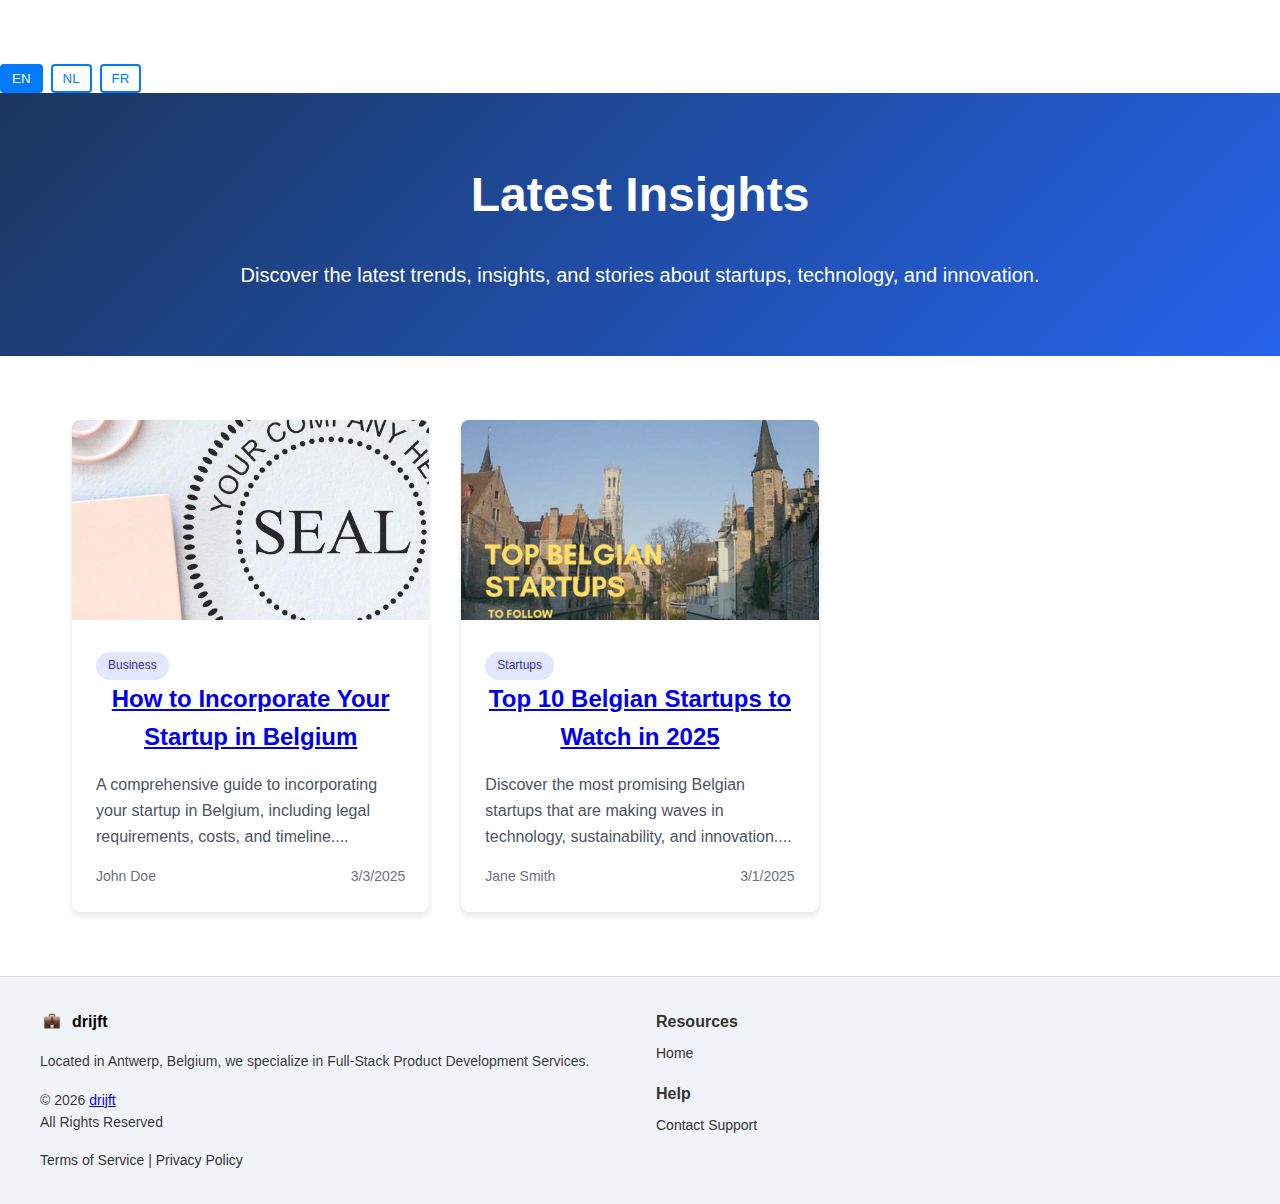
<file: blog/index.html>
<!DOCTYPE html>
<html lang="en">
<head>
    <meta charset="UTF-8">
    <meta name="viewport" content="width=device-width, initial-scale=1.0">
    <meta name="description" content="Latest insights and articles about startups, technology, and innovation from drijft">
    <meta property="og:title" content="drijft Blog - Startup Insights & Innovation">
    <meta property="og:description" content="Latest insights and articles about startups, technology, and innovation from drijft">
    <meta property="og:type" content="website">
    <meta property="og:url" content="https://drijft.be/blog">
    <meta name="twitter:card" content="summary_large_image">
    
    <title>drijft Blog - Startup Insights & Innovation</title>
    <link rel="stylesheet" href="../styles.css">
    <style>
        .blog-hero {
            background: linear-gradient(135deg, #1a365d, #2563eb);
            color: white;
            padding: 4rem 2rem;
            text-align: center;
        }

        .blog-hero h1 {
            font-size: 3rem;
            margin-bottom: 1.5rem;
            font-weight: 800;
        }

        .blog-hero p {
            font-size: 1.25rem;
            max-width: 800px;
            margin: 0 auto;
            line-height: 1.7;
        }

        .blog-grid {
            max-width: 1200px;
            margin: 4rem auto;
            padding: 0 2rem;
            display: grid;
            grid-template-columns: repeat(auto-fill, minmax(300px, 1fr));
            gap: 2rem;
        }

        .blog-card {
            background: white;
            border-radius: 8px;
            overflow: hidden;
            box-shadow: 0 4px 6px rgba(0, 0, 0, 0.1);
            transition: transform 0.2s;
        }

        .blog-card:hover {
            transform: translateY(-4px);
        }

        .blog-card img {
            width: 100%;
            height: 200px;
            object-fit: cover;
        }

        .blog-card-content {
            padding: 1.5rem;
        }

        .blog-card h2 {
            font-size: 1.5rem;
            margin-bottom: 1rem;
            color: #1a365d;
        }

        .blog-card p {
            color: #4b5563;
            margin-bottom: 1rem;
            line-height: 1.6;
        }

        .blog-meta {
            font-size: 0.875rem;
            color: #6b7280;
            display: flex;
            justify-content: space-between;
            align-items: center;
            margin-top: 1rem;
        }

        .blog-category {
            display: inline-block;
            padding: 0.25rem 0.75rem;
            border-radius: 1rem;
            font-size: 0.75rem;
            font-weight: 500;
            background-color: #e0e7ff;
            color: #3730a3;
        }

        @media (max-width: 768px) {
            .blog-hero h1 {
                font-size: 2rem;
            }

            .blog-hero p {
                font-size: 1rem;
            }

            .blog-grid {
                margin: 2rem auto;
                padding: 0 1rem;
                grid-template-columns: 1fr;
            }
        }
    </style>
</head>
<body>
    <!-- Language Switcher -->
    <div class="language-switcher">
        <button class="language-btn active" onclick="setLanguage('en')">EN</button>
        <button class="language-btn" onclick="setLanguage('nl')">NL</button>
        <button class="language-btn" onclick="setLanguage('fr')">FR</button>
    </div>

    <section class="blog-hero">
        <div class="container">
            <h1 data-i18n="blogTitle">Latest Insights</h1>
            <p data-i18n="blogSubtitle">Discover the latest trends, insights, and stories about startups, technology, and innovation.</p>
        </div>
    </section>

    <main class="blog-grid" id="blog-posts">
        <!-- Blog posts will be populated here -->
    </main>

    <!-- Footer Component -->
    <footer class="footer">
        <div class="footer-content">
            <div class="footer-section">
                <a href="../index.html" class="footer-logo">
                    <img src="../images/logo.webp" alt="drijft logo" width="24" height="24">
                    <strong data-i18n="footerTitle">drijft</strong>
                </a>
                <p class="footer-description" data-i18n="footerDescription">
                    Located in Antwerp, Belgium, we specialize in Full-Stack Product Development Services.
                </p>
                <p class="footer-copyright">
                    &copy; <span id="current-year"></span> <a href="../index.html" class="link" data-i18n="footerTitle">drijft</a><br>
                    All Rights Reserved
                </p>
                <p class="footer-links">
                    <a href="../tos.html" class="link" data-i18n="footerTerms">Terms of Service</a> |
                    <a href="../privacy.html" class="link" data-i18n="footerPrivacy">Privacy Policy</a>
                </p>
            </div>
            <div class="footer-section">
                <div class="footer-title" data-i18n="footerResources">Resources</div>
                <div class="footer-links">
                    <a href="../index.html" class="link" data-i18n="footerHome">Home</a>
                </div>
                <div class="footer-title" style="margin-top: 1rem;" data-i18n="footerHelp">Help</div>
                <div class="footer-help">
                    <a href="mailto:support@drijft.be" class="link" data-i18n="footerSupport">Contact Support</a>
                </div>
            </div>
        </div>
    </footer>

    <script src="../translations.js"></script>
    <script>
        // Function to load and parse blog posts CSV data
        async function loadBlogPosts() {
            try {
                const response = await fetch('../data/blog-posts.csv');
                const csvText = await response.text();
                
                // Split by newlines and parse CSV properly
                const rows = csvText.split('\n')
                    .map(row => {
                        const matches = [];
                        let field = '';
                        let inQuotes = false;
                        
                        for (let i = 0; i < row.length; i++) {
                            if (row[i] === '"') {
                                inQuotes = !inQuotes;
                            } else if (row[i] === ',' && !inQuotes) {
                                matches.push(field.trim());
                                field = '';
                            } else {
                                field += row[i];
                            }
                        }
                        matches.push(field.trim());
                        return matches;
                    })
                    .filter(row => row.length > 1);
                
                const headers = rows[0];
                const posts = rows.slice(1);

                // Populate blog grid
                const blogGrid = document.getElementById('blog-posts');
                blogGrid.innerHTML = posts.map(post => `
                    <article class="blog-card">
                        <img src="${post[4]}" alt="${post[0]}">
                        <div class="blog-card-content">
                            <span class="blog-category">${post[2]}</span>
                            <h2><a href="blog-post.html?id=${post[6]}">${post[0]}</a></h2>
                            <p>${post[1].substring(0, 150)}...</p>
                            <div class="blog-meta">
                                <span>${post[3]}</span>
                                <span>${new Date(post[5]).toLocaleDateString()}</span>
                            </div>
                        </div>
                    </article>
                `).join('');

                // Update translations
                updateContent();
            } catch (error) {
                console.error('Error loading blog posts:', error);
            }
        }

        // Set current year in footer
        document.getElementById('current-year').textContent = new Date().getFullYear();

        // Load blog posts when page loads
        document.addEventListener('DOMContentLoaded', loadBlogPosts);

        // Language handling
        let currentLanguage = 'en';

        function setLanguage(lang) {
            currentLanguage = lang;
            document.documentElement.setAttribute('lang', lang);
            
            const languageButtons = document.querySelectorAll('.language-btn');
            languageButtons.forEach(button => {
                if (button.textContent.toLowerCase() === lang.toLowerCase()) {
                    button.classList.add('active');
                } else {
                    button.classList.remove('active');
                }
            });
            
            updateContent();
        }

        function updateContent() {
            const elements = document.querySelectorAll('[data-i18n]');
            elements.forEach(element => {
                const key = element.getAttribute('data-i18n');
                if (translations[currentLanguage][key]) {
                    if (element.tagName === 'INPUT' && element.getAttribute('placeholder')) {
                        element.placeholder = translations[currentLanguage][key];
                    } else {
                        element.textContent = translations[currentLanguage][key];
                    }
                }
            });
        }

        // Initialize language based on browser preference
        document.addEventListener('DOMContentLoaded', () => {
            const browserLang = navigator.language.split('-')[0];
            const supportedLanguages = ['en', 'nl', 'fr'];
            const initialLang = supportedLanguages.includes(browserLang) ? browserLang : 'en';
            setLanguage(initialLang);
        });
    </script>
</body>
</html>
</file>
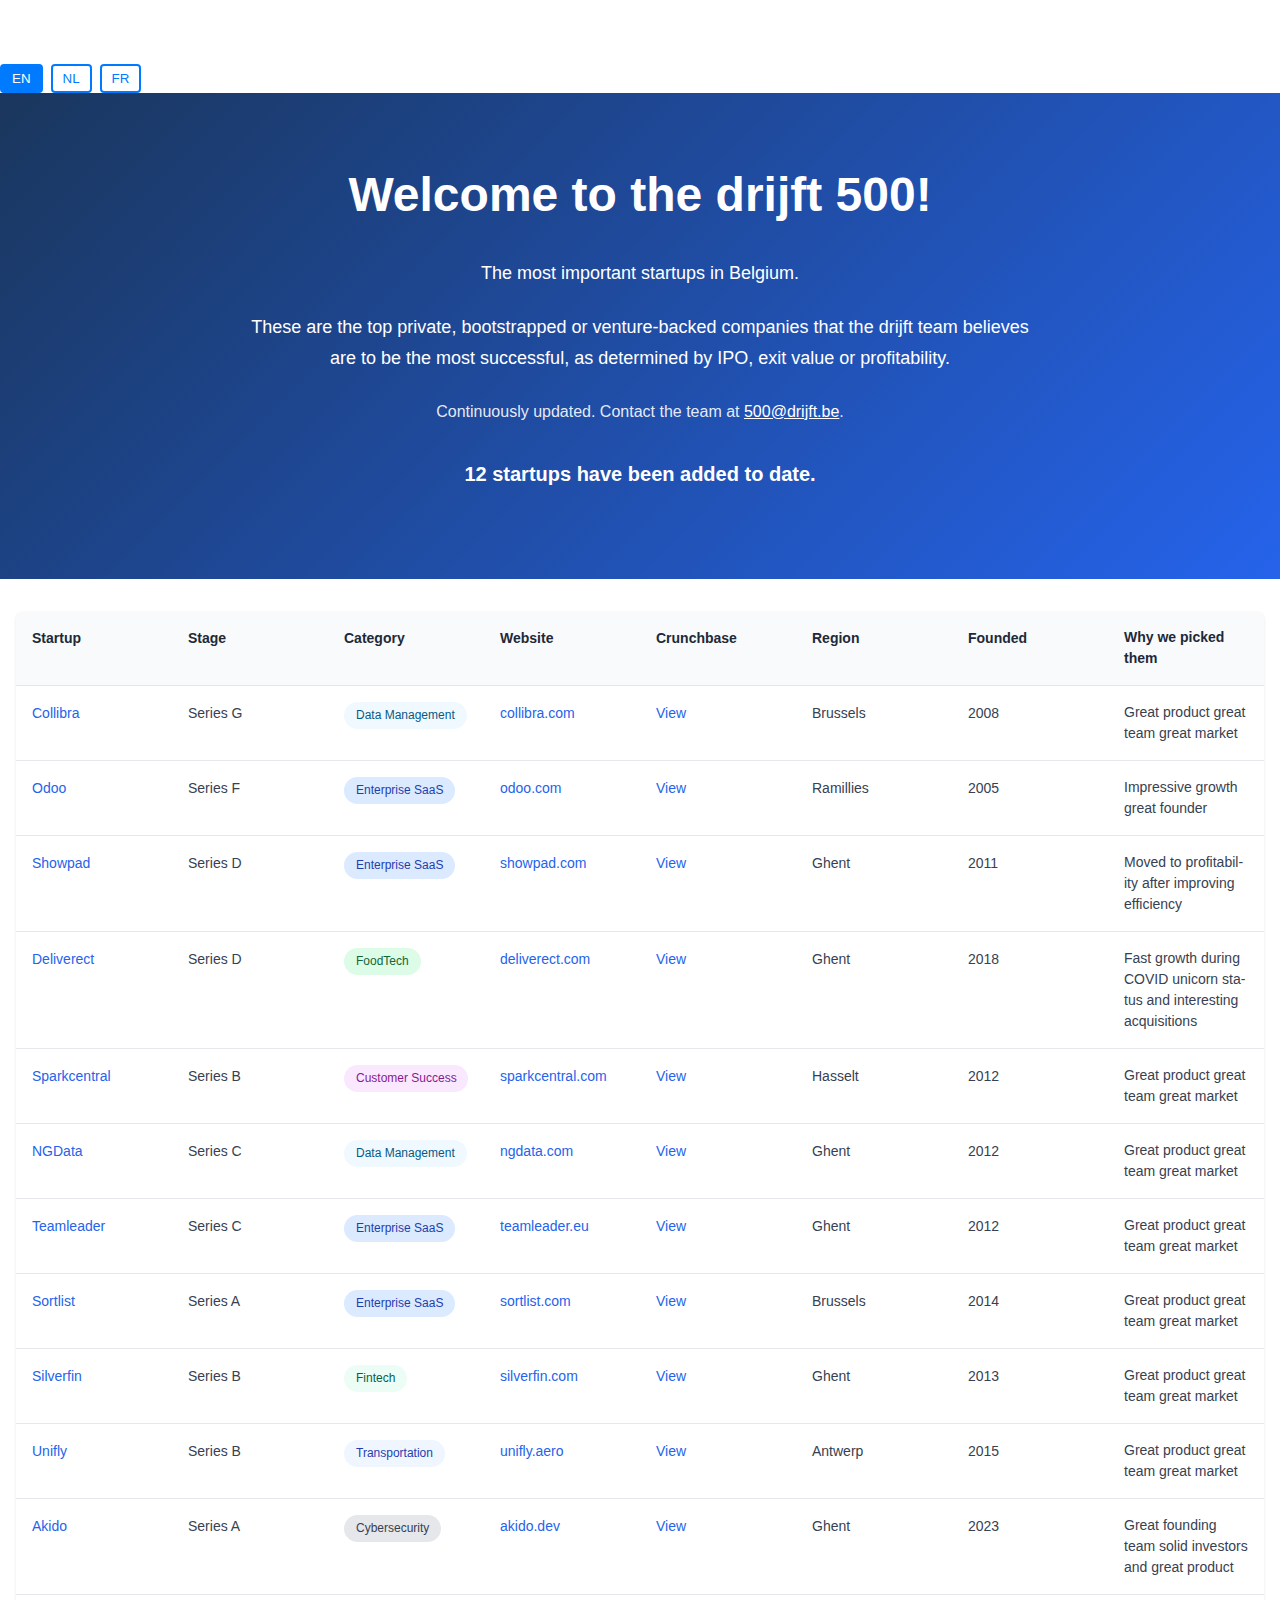
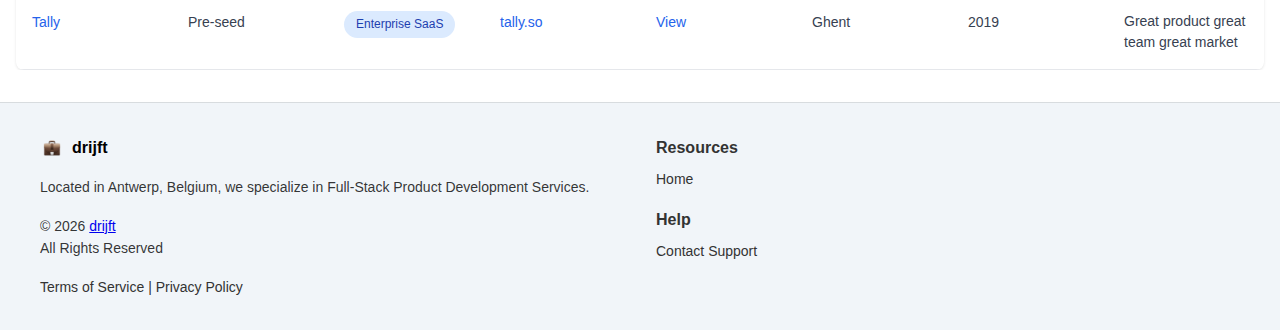
<file: drijft500.html>
<!DOCTYPE html>
<html lang="en">
<head>
    <meta charset="UTF-8">
    <meta name="viewport" content="width=device-width, initial-scale=1.0">
    <meta name="description" content="The drijft 500 - The most important startups in Belgium">
    
    <title>The drijft 500 - Most Important Belgian Startups</title>
    <link rel="stylesheet" href="styles.css">
    <style>
        /* Specific styles for drijft500 page */
        .drijft500-hero {
            background: linear-gradient(135deg, #1a365d, #2563eb);
            color: white;
            padding: 4rem 2rem;
            text-align: center;
        }

        .drijft500-hero h1 {
            font-size: 3rem;
            margin-bottom: 1.5rem;
            font-weight: 800;
        }

        .drijft500-hero p {
            font-size: 1.125rem;
            max-width: 800px;
            margin: 0 auto 1.5rem;
            line-height: 1.7;
        }

        .drijft500-hero .contact {
            color: rgba(255, 255, 255, 0.9);
            font-size: 1rem;
        }

        .drijft500-hero .count {
            margin-top: 2rem;
            font-size: 1.25rem;
            font-weight: 600;
        }

        .table-container {
            max-width: 1400px;
            margin: 2rem auto;
            padding: 0 1rem;
            overflow-x: auto;
            -webkit-overflow-scrolling: touch;
        }

        .drijft500-table {
            width: 100%;
            border-collapse: collapse;
            background: white;
            box-shadow: 0 1px 3px rgba(0, 0, 0, 0.1);
            border-radius: 8px;
            overflow: hidden;
            font-size: 0.875rem;
            table-layout: fixed;
        }

        .drijft500-table th,
        .drijft500-table td {
            padding: 1rem;
            text-align: left;
            border-bottom: 1px solid #e5e7eb;
            vertical-align: top;
            overflow-wrap: break-word;
            word-wrap: break-word;
            hyphens: auto;
        }

        .drijft500-table th {
            background: #f8fafc;
            font-weight: 600;
            color: #1f2937;
            white-space: nowrap;
            position: sticky;
            top: 0;
            z-index: 10;
        }

        .drijft500-table tr:hover {
            background: #f8fafc;
        }

        .drijft500-table td {
            color: #374151;
        }

        .rank {
            font-weight: 600;
            color: #2563eb;
            width: 60px;
        }

        .drijft500-table a {
            color: #2563eb;
            text-decoration: none;
            font-weight: 500;
        }

        .drijft500-table a:hover {
            text-decoration: underline;
        }

        /* Column widths */
        .drijft500-table th:nth-child(1), /* Startup */
        .drijft500-table td:nth-child(1) {
            min-width: 120px;
        }

        .drijft500-table th:nth-child(2), /* Stage */
        .drijft500-table td:nth-child(2) {
            min-width: 100px;
            white-space: nowrap;
        }

        .drijft500-table th:nth-child(3), /* Category */
        .drijft500-table td:nth-child(3) {
            min-width: 180px;
            max-width: none;
        }

        .drijft500-table th:nth-child(4), /* Website */
        .drijft500-table td:nth-child(4) {
            min-width: 140px;
        }

        .drijft500-table th:nth-child(5), /* Crunchbase */
        .drijft500-table td:nth-child(5) {
            min-width: 100px;
            white-space: nowrap;
        }

        .drijft500-table th:nth-child(6), /* Region */
        .drijft500-table td:nth-child(6) {
            min-width: 100px;
            white-space: nowrap;
        }

        .drijft500-table th:nth-child(7), /* Founded */
        .drijft500-table td:nth-child(7) {
            min-width: 80px;
            white-space: nowrap;
        }

        .drijft500-table th:nth-child(8), /* Why we picked them */
        .drijft500-table td:nth-child(8) {
            min-width: 250px;
            max-width: none;
            white-space: normal;
            line-height: 1.5;
        }

        @media (max-width: 768px) {
            .drijft500-hero h1 {
                font-size: 2rem;
            }

            .drijft500-hero p {
                font-size: 1rem;
            }

            .table-container {
                margin: 1rem auto;
                padding: 0 0.5rem;
            }

            .drijft500-table {
                font-size: 0.8125rem;
            }

            .drijft500-table th,
            .drijft500-table td {
                padding: 0.75rem;
            }

            .category-chip {
                padding: 0.2rem 0.5rem;
                font-size: 0.7rem;
            }
        }

        /* Category Chip Styles */
        .category-chip {
            display: inline-block;
            padding: 0.25rem 0.75rem;
            border-radius: 1rem;
            font-size: 0.75rem;
            font-weight: 500;
            background-color: #e5e7eb;
            color: #374151;
            white-space: nowrap;
            max-width: 100%;
            overflow: visible;
        }

        /* Category-specific colors */
        .category-chip[data-category*="management"] { background-color: #e0e7ff; color: #3730a3; }
        .category-chip[data-category*="SaaS"] { background-color: #dbeafe; color: #1e40af; }
        .category-chip[data-category*="success"] { background-color: #dcfce7; color: #166534; }
        .category-chip[data-category*="Fintech"] { background-color: #ecfdf5; color: #065f46; }
        .category-chip[data-category*="Transportation"] { background-color: #eff6ff; color: #1e40af; }
        .category-chip[data-category*="FoodTech"] { background-color: #dcfce7; color: #166534; }
        .category-chip[data-category*="Customer"] { background-color: #fae8ff; color: #86198f; }
        .category-chip[data-category*="Data"] { background-color: #f0f9ff; color: #075985; }
        .category-chip[data-category*="MarTech"] { background-color: #fff7ed; color: #9a3412; }
        .category-chip[data-category*="Aviation"] { background-color: #eff6ff; color: #1e40af; }
        .category-chip[data-category*="AI"] { background-color: #fdf4ff; color: #86198f; }
        .category-chip[data-category*="Form"] { background-color: #f3f4f6; color: #374151; }
    </style>
</head>
<body>
    <!-- Language Switcher -->
    <div class="language-switcher">
        <button class="language-btn active" onclick="setLanguage('en')">EN</button>
        <button class="language-btn" onclick="setLanguage('nl')">NL</button>
        <button class="language-btn" onclick="setLanguage('fr')">FR</button>
    </div>

    <section class="drijft500-hero">
        <div class="container">
            <h1 data-i18n="drijft500Title">Welcome to the drijft 500!</h1>
            <p data-i18n="drijft500Subtitle">The most important startups in Belgium.</p>
            <p data-i18n="drijft500Description">These are the top private, bootstrapped or venture-backed companies that the drijft team believes are to be the most successful, as determined by IPO, exit value or profitability.</p>
            <p class="contact"><span data-i18n="drijft500Contact">Continuously updated. Contact the team at</span> <a href="mailto:500@drijft.be" style="color: white;">500@drijft.be</a>.</p>
            <p class="count"><span id="startup-count">0</span> <span data-i18n="drijft500Count">startups have been added to date.</span></p>
        </div>
    </section>

    <div class="table-container">
        <table class="drijft500-table">
            <thead>
                <tr>
                    <th data-i18n="tableStartup">Startup</th>
                    <th data-i18n="tableStage">Stage</th>
                    <th data-i18n="tableCategory">Category</th>
                    <th data-i18n="tableWebsite">Website</th>
                    <th data-i18n="tableCrunchbase">Crunchbase</th>
                    <th data-i18n="tableRegion">Region</th>
                    <th data-i18n="tableFounded">Founded</th>
                    <th data-i18n="tableWhyPicked">Why we picked them</th>
                </tr>
            </thead>
            <tbody id="startup-table-body">
                <!-- Table content will be populated by JavaScript -->
            </tbody>
        </table>
    </div>

    <!-- Footer Component -->
    <footer class="footer">
        <div class="footer-content">
            <div class="footer-section">
                <a href="index.html" class="footer-logo">
                    <img src="images/logo.webp" alt="drijft logo" width="24" height="24">
                    <strong data-i18n="footerTitle">drijft</strong>
                </a>
                <p class="footer-description" data-i18n="footerDescription">
                    Located in Antwerp, Belgium, we specialize in Full-Stack Product Development Services.
                </p>
                <p class="footer-copyright">
                    &copy; <span id="current-year"></span> <a href="index.html" class="link" data-i18n="footerTitle">drijft</a><br>
                    All Rights Reserved
                </p>
                <p class="footer-links">
                    <a href="tos.html" class="link" data-i18n="footerTerms">Terms of Service</a> |
                    <a href="privacy.html" class="link" data-i18n="footerPrivacy">Privacy Policy</a>
                </p>
            </div>
            <div class="footer-section">
                <div class="footer-title" data-i18n="footerResources">Resources</div>
                <div class="footer-links">
                    <a href="index.html" class="link" data-i18n="footerHome">Home</a>
                </div>
                <div class="footer-title" style="margin-top: 1rem;" data-i18n="footerHelp">Help</div>
                <div class="footer-help">
                    <a href="mailto:support@drijft.be" class="link" data-i18n="footerSupport">Contact Support</a>
                </div>
            </div>
        </div>
    </footer>

    <script src="translations.js"></script>
    <script>
        // Function to load and parse CSV data
        async function loadStartupData() {
            try {
                const response = await fetch('drijft500.csv');
                const csvText = await response.text();
                
                // Split by newlines and parse CSV properly
                const rows = csvText.split('\n')
                    .map(row => {
                        // Handle commas within quoted fields
                        const matches = [];
                        let field = '';
                        let inQuotes = false;
                        
                        for (let i = 0; i < row.length; i++) {
                            if (row[i] === '"') {
                                inQuotes = !inQuotes;
                            } else if (row[i] === ',' && !inQuotes) {
                                matches.push(field.trim());
                                field = '';
                            } else {
                                field += row[i];
                            }
                        }
                        matches.push(field.trim());
                        return matches;
                    })
                    .filter(row => row.length > 1); // Remove empty rows
                
                const headers = rows[0];
                const data = rows.slice(1);

                // Update startup count
                document.getElementById('startup-count').textContent = data.length;

                // Populate table
                const tableBody = document.getElementById('startup-table-body');
                tableBody.innerHTML = data.map(row => `
                    <tr>
                        <td><a href="${row[3]}" target="_blank" rel="noopener noreferrer">${row[0]}</a></td>
                        <td>${row[1]}</td>
                        <td><span class="category-chip" data-category="${row[2]}">${row[2]}</span></td>
                        <td><a href="${row[3]}" target="_blank" rel="noopener noreferrer">${row[3].replace(/^https?:\/\//, '').replace(/^www\./, '')}</a></td>
                        <td><a href="${row[4]}" target="_blank" rel="noopener noreferrer">View</a></td>
                        <td>${row[5]}</td>
                        <td>${row[6]}</td>
                        <td>${row[7]}</td>
                    </tr>
                `).join('');

                // Update translations after loading data
                updateContent();
            } catch (error) {
                console.error('Error loading startup data:', error);
            }
        }

        // Set current year in footer
        document.getElementById('current-year').textContent = new Date().getFullYear();

        // Load data when page loads
        document.addEventListener('DOMContentLoaded', loadStartupData);

        // Language handling
        let currentLanguage = 'en';

        function setLanguage(lang) {
            currentLanguage = lang;
            document.documentElement.setAttribute('lang', lang);
            
            // Update active state of language buttons
            const languageButtons = document.querySelectorAll('.language-btn');
            languageButtons.forEach(button => {
                if (button.textContent.toLowerCase() === lang.toLowerCase()) {
                    button.classList.add('active');
                } else {
                    button.classList.remove('active');
                }
            });
            
            updateContent();
        }

        function updateContent() {
            const elements = document.querySelectorAll('[data-i18n]');
            elements.forEach(element => {
                const key = element.getAttribute('data-i18n');
                if (translations[currentLanguage][key]) {
                    if (element.tagName === 'INPUT' && element.getAttribute('placeholder')) {
                        element.placeholder = translations[currentLanguage][key];
                    } else {
                        element.textContent = translations[currentLanguage][key];
                    }
                }
            });
        }

        // Initialize language based on browser preference
        document.addEventListener('DOMContentLoaded', () => {
            const browserLang = navigator.language.split('-')[0];
            const supportedLanguages = ['en', 'nl', 'fr'];
            const initialLang = supportedLanguages.includes(browserLang) ? browserLang : 'en';
            setLanguage(initialLang);
        });
    </script>
</body>
</html>
</file>
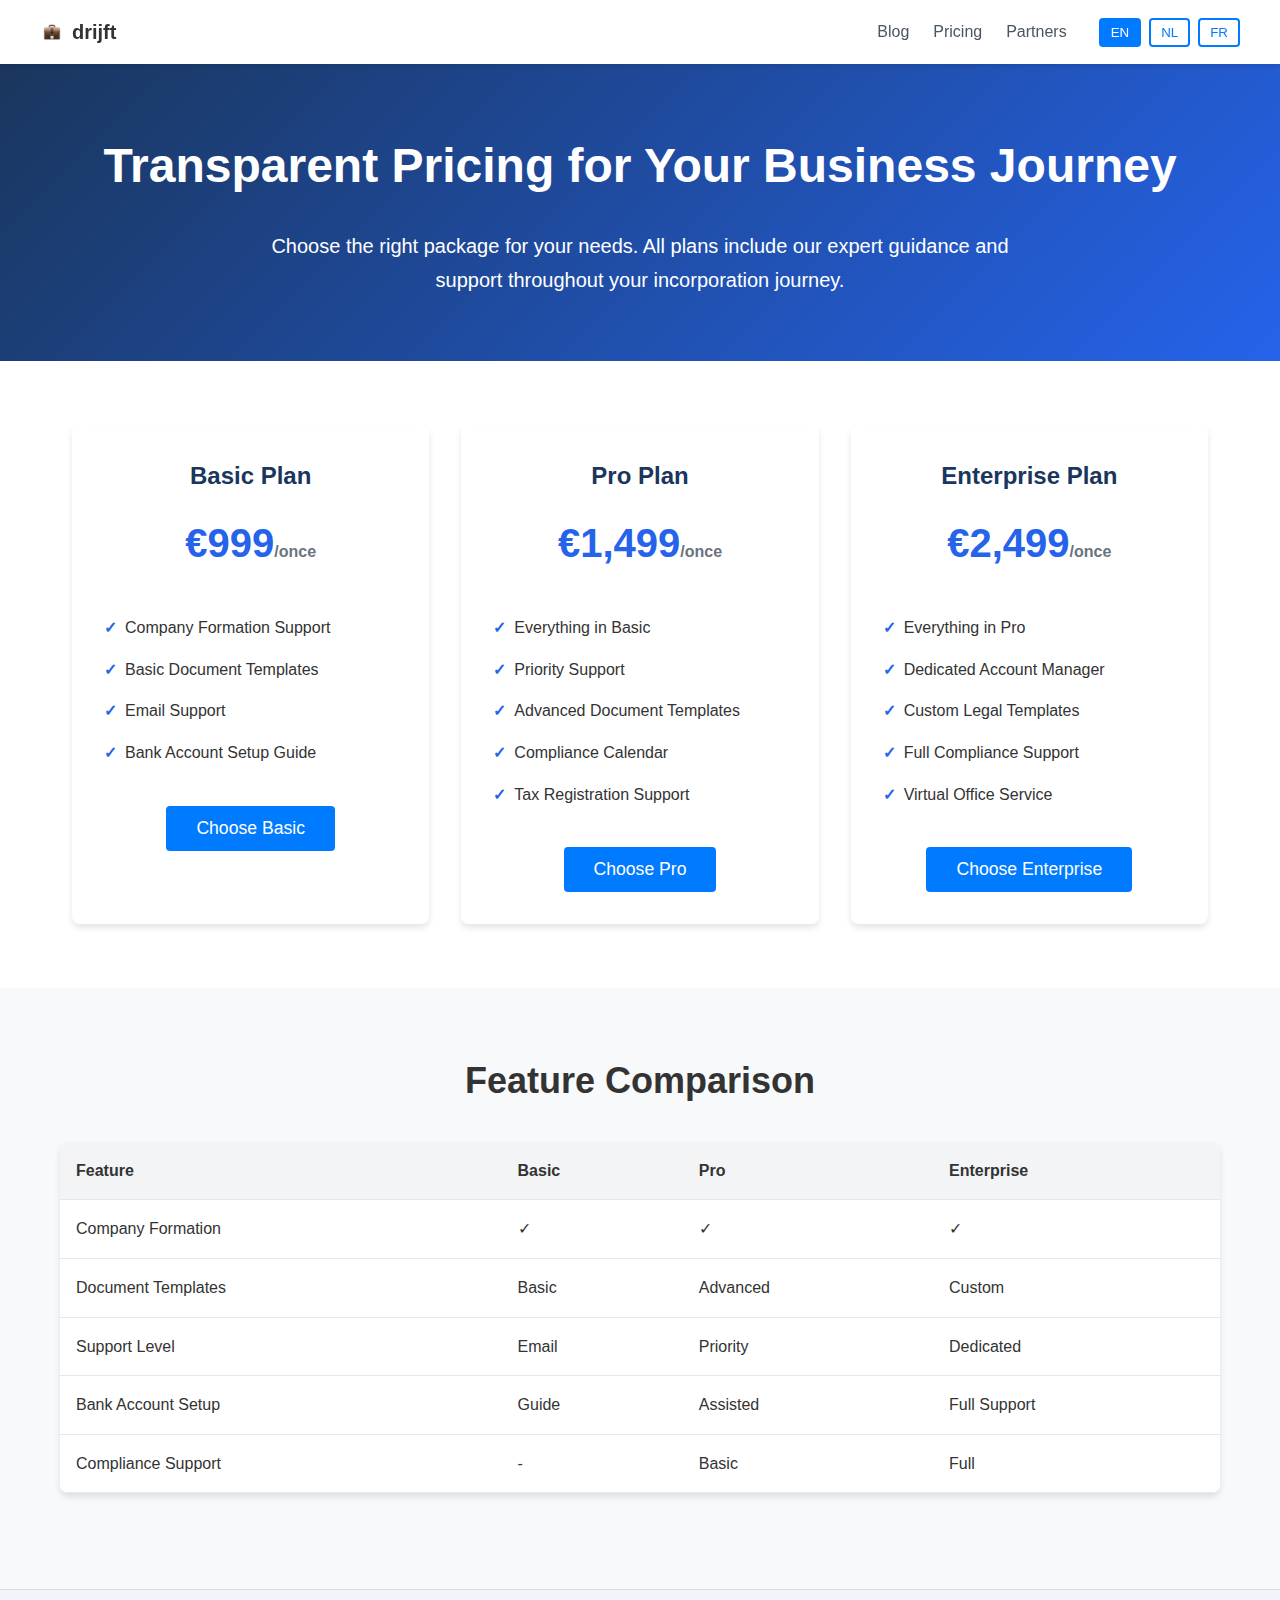
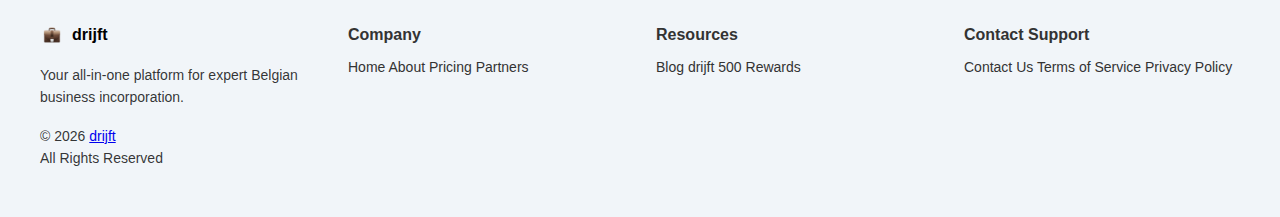
<file: pricing.html>
<!DOCTYPE html>
<html lang="en">
<head>
    <meta charset="UTF-8">
    <meta name="viewport" content="width=device-width, initial-scale=1.0">
    <meta name="description" content="Transparent pricing plans for Belgian business incorporation. Choose the right package for your needs with our expert guidance and support.">
    <meta property="og:title" content="Pricing Plans - drijft">
    <meta property="og:description" content="Transparent pricing plans for Belgian business incorporation. Choose the right package for your needs with our expert guidance and support.">
    <meta property="og:type" content="website">
    <title>Pricing Plans - drijft</title>
    <link rel="stylesheet" href="styles.css">
    <style>
        .pricing-hero {
            background: linear-gradient(135deg, #1a365d, #2563eb);
            color: white;
            padding: 4rem 2rem;
            text-align: center;
        }

        .pricing-hero h1 {
            font-size: 3rem;
            margin-bottom: 1.5rem;
            font-weight: 800;
        }

        .pricing-hero p {
            font-size: 1.25rem;
            max-width: 800px;
            margin: 0 auto;
            line-height: 1.7;
        }

        .pricing-grid {
            max-width: 1200px;
            margin: 4rem auto;
            padding: 0 2rem;
            display: grid;
            grid-template-columns: repeat(auto-fit, minmax(300px, 1fr));
            gap: 2rem;
        }

        .pricing-card {
            background: white;
            border-radius: 8px;
            padding: 2rem;
            box-shadow: 0 4px 6px rgba(0, 0, 0, 0.1);
            text-align: center;
            transition: transform 0.2s;
        }

        .pricing-card:hover {
            transform: translateY(-4px);
        }

        .pricing-card h2 {
            color: #1a365d;
            font-size: 1.5rem;
            margin-bottom: 1rem;
        }

        .price {
            font-size: 2.5rem;
            font-weight: 700;
            color: #2563eb;
            margin-bottom: 1.5rem;
        }

        .price-period {
            font-size: 1rem;
            color: #6b7280;
        }

        .features-list {
            list-style: none;
            padding: 0;
            margin: 2rem 0;
            text-align: left;
        }

        .features-list li {
            padding: 0.5rem 0;
            display: flex;
            align-items: center;
            gap: 0.5rem;
        }

        .features-list li::before {
            content: "✓";
            color: #2563eb;
            font-weight: bold;
        }

        .comparison-section {
            background: #f8f9fa;
            padding: 4rem 2rem;
        }

        .comparison-table {
            max-width: 1200px;
            margin: 2rem auto;
            width: 100%;
            border-collapse: collapse;
            background: white;
            border-radius: 8px;
            overflow: hidden;
            box-shadow: 0 4px 6px rgba(0, 0, 0, 0.1);
        }

        .comparison-table th,
        .comparison-table td {
            padding: 1rem;
            text-align: left;
            border-bottom: 1px solid #e5e7eb;
        }

        .comparison-table th {
            background: #f3f4f6;
            font-weight: 600;
        }

        @media (max-width: 768px) {
            .pricing-hero h1 {
                font-size: 2rem;
            }

            .pricing-hero p {
                font-size: 1rem;
            }

            .pricing-grid {
                grid-template-columns: 1fr;
            }

            .comparison-table {
                display: block;
                overflow-x: auto;
            }
        }
    </style>
</head>
<body>
    <!-- Header Component -->
    <header class="header">
        <div class="header-content">
            <a href="/" class="header-logo">
                <img src="images/logo.webp" alt="drijft logo" width="24" height="24">
                <strong data-i18n="footerTitle">drijft</strong>
            </a>
            <nav class="header-nav">
                <div class="header-links">
                    <a href="/blog" data-i18n="footerBlog">Blog</a>
                    <a href="/pricing" data-i18n="footerPricing">Pricing</a>
                    <a href="/partners" data-i18n="footerPartners">Partners</a>
                </div>
                <div class="language-switcher">
                    <button class="language-btn active" onclick="setLanguage('en')">EN</button>
                    <button class="language-btn" onclick="setLanguage('nl')">NL</button>
                    <button class="language-btn" onclick="setLanguage('fr')">FR</button>
                </div>
            </nav>
        </div>
    </header>

    <section class="pricing-hero">
        <div class="container">
            <h1 data-i18n="pricingTitle">Transparent Pricing for Your Business Journey</h1>
            <p data-i18n="pricingSubtitle">Choose the right package for your needs. All plans include our expert guidance and support throughout your incorporation journey.</p>
        </div>
    </section>

    <section class="pricing-grid">
        <div class="pricing-card">
            <h2 data-i18n="basicPlan">Basic Plan</h2>
            <div class="price">€999<span class="price-period">/once</span></div>
            <ul class="features-list">
                <li data-i18n="basicFeature1">Company Formation Support</li>
                <li data-i18n="basicFeature2">Basic Document Templates</li>
                <li data-i18n="basicFeature3">Email Support</li>
                <li data-i18n="basicFeature4">Bank Account Setup Guide</li>
            </ul>
            <button class="cta-button" data-i18n="chooseBasic">Choose Basic</button>
        </div>

        <div class="pricing-card">
            <h2 data-i18n="proPlan">Pro Plan</h2>
            <div class="price">€1,499<span class="price-period">/once</span></div>
            <ul class="features-list">
                <li data-i18n="proFeature1">Everything in Basic</li>
                <li data-i18n="proFeature2">Priority Support</li>
                <li data-i18n="proFeature3">Advanced Document Templates</li>
                <li data-i18n="proFeature4">Compliance Calendar</li>
                <li data-i18n="proFeature5">Tax Registration Support</li>
            </ul>
            <button class="cta-button" data-i18n="choosePro">Choose Pro</button>
        </div>

        <div class="pricing-card">
            <h2 data-i18n="enterprisePlan">Enterprise Plan</h2>
            <div class="price">€2,499<span class="price-period">/once</span></div>
            <ul class="features-list">
                <li data-i18n="enterpriseFeature1">Everything in Pro</li>
                <li data-i18n="enterpriseFeature2">Dedicated Account Manager</li>
                <li data-i18n="enterpriseFeature3">Custom Legal Templates</li>
                <li data-i18n="enterpriseFeature4">Full Compliance Support</li>
                <li data-i18n="enterpriseFeature5">Virtual Office Service</li>
            </ul>
            <button class="cta-button" data-i18n="chooseEnterprise">Choose Enterprise</button>
        </div>
    </section>

    <section class="comparison-section">
        <div class="container">
            <h2 data-i18n="featureComparison">Feature Comparison</h2>
            <table class="comparison-table">
                <thead>
                    <tr>
                        <th data-i18n="feature">Feature</th>
                        <th data-i18n="basicPlan">Basic</th>
                        <th data-i18n="proPlan">Pro</th>
                        <th data-i18n="enterprisePlan">Enterprise</th>
                    </tr>
                </thead>
                <tbody>
                    <tr>
                        <td data-i18n="comparisonFeature1">Company Formation</td>
                        <td>✓</td>
                        <td>✓</td>
                        <td>✓</td>
                    </tr>
                    <tr>
                        <td data-i18n="comparisonFeature2">Document Templates</td>
                        <td>Basic</td>
                        <td>Advanced</td>
                        <td>Custom</td>
                    </tr>
                    <tr>
                        <td data-i18n="comparisonFeature3">Support Level</td>
                        <td>Email</td>
                        <td>Priority</td>
                        <td>Dedicated</td>
                    </tr>
                    <tr>
                        <td data-i18n="comparisonFeature4">Bank Account Setup</td>
                        <td>Guide</td>
                        <td>Assisted</td>
                        <td>Full Support</td>
                    </tr>
                    <tr>
                        <td data-i18n="comparisonFeature5">Compliance Support</td>
                        <td>-</td>
                        <td>Basic</td>
                        <td>Full</td>
                    </tr>
                </tbody>
            </table>
        </div>
    </section>

    <!-- Footer Component -->
    <footer class="footer">
        <div class="footer-content">
            <div class="footer-section">
                <a href="/" class="footer-logo">
                    <img src="images/logo.webp" alt="drijft logo" width="24" height="24">
                    <strong data-i18n="footerTitle">drijft</strong>
                </a>
                <p class="footer-description" data-i18n="footerSubtitle">Your all-in-one platform for expert Belgian business incorporation.</p>
                <p class="footer-copyright">
                    &copy; <span id="current-year"></span> <a href="/" class="link" data-i18n="footerTitle">drijft</a><br>
                    All Rights Reserved
                </p>
            </div>
            <div class="footer-section">
                <div class="footer-title" data-i18n="footerCompany">Company</div>
                <div class="footer-links">
                    <a href="/" class="link" data-i18n="footerHome">Home</a>
                    <a href="/about" class="link" data-i18n="footerAbout">About</a>
                    <a href="/pricing" class="link" data-i18n="footerPricing">Pricing</a>
                    <a href="/partners" class="link" data-i18n="footerPartners">Partners</a>
                </div>
            </div>
            <div class="footer-section">
                <div class="footer-title" data-i18n="footerResources">Resources</div>
                <div class="footer-links">
                    <a href="/blog" class="link" data-i18n="footerBlog">Blog</a>
                    <a href="/drijft500" class="link" data-i18n="footerDrijft500">drijft 500</a>
                    <a href="/rewards" class="link" data-i18n="footerRewards">Rewards</a>
                </div>
            </div>
            <div class="footer-section">
                <div class="footer-title" data-i18n="footerSupport">Support</div>
                <div class="footer-links">
                    <a href="mailto:contact@drijft.be" class="link" data-i18n="footerContactUs">Contact Us</a>
                    <a href="/tos" class="link" data-i18n="footerTerms">Terms of Service</a>
                    <a href="/privacy" class="link" data-i18n="footerPrivacy">Privacy Policy</a>
                </div>
            </div>
        </div>
    </footer>

    <script src="translations.js"></script>
    <script>
        // Set current year in footer
        document.getElementById('current-year').textContent = new Date().getFullYear();

        // Language handling
        let currentLanguage = 'en';

        function setLanguage(lang) {
            currentLanguage = lang;
            document.documentElement.setAttribute('lang', lang);
            
            const languageButtons = document.querySelectorAll('.language-btn');
            languageButtons.forEach(button => {
                if (button.textContent.toLowerCase() === lang.toLowerCase()) {
                    button.classList.add('active');
                } else {
                    button.classList.remove('active');
                }
            });
            
            updateContent();
        }

        function updateContent() {
            const elements = document.querySelectorAll('[data-i18n]');
            elements.forEach(element => {
                const key = element.getAttribute('data-i18n');
                if (translations[currentLanguage][key]) {
                    if (element.tagName === 'INPUT' && element.getAttribute('placeholder')) {
                        element.placeholder = translations[currentLanguage][key];
                    } else {
                        element.textContent = translations[currentLanguage][key];
                    }
                }
            });
        }

        // Initialize language based on browser preference
        document.addEventListener('DOMContentLoaded', () => {
            const browserLang = navigator.language.split('-')[0];
            const supportedLanguages = ['en', 'nl', 'fr'];
            const initialLang = supportedLanguages.includes(browserLang) ? browserLang : 'en';
            setLanguage(initialLang);
        });
    </script>
</body>
</html>
</file>
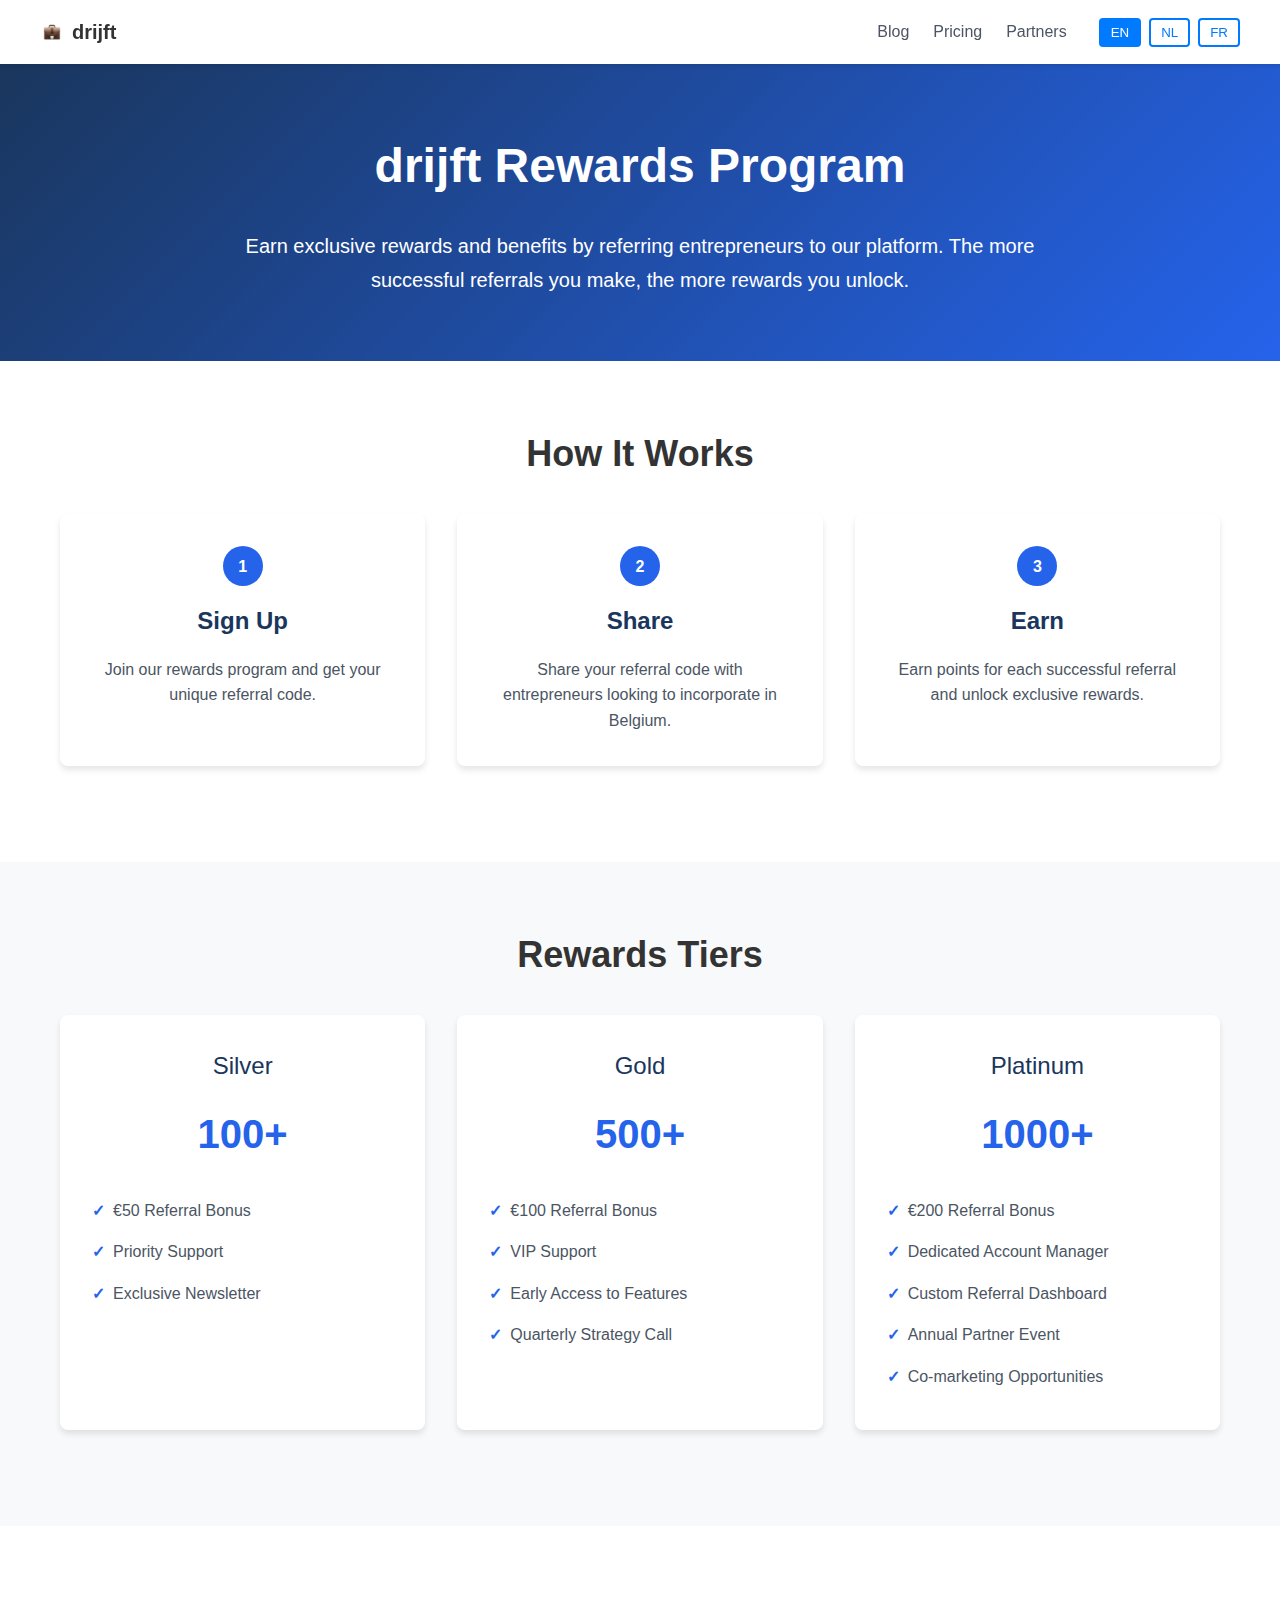
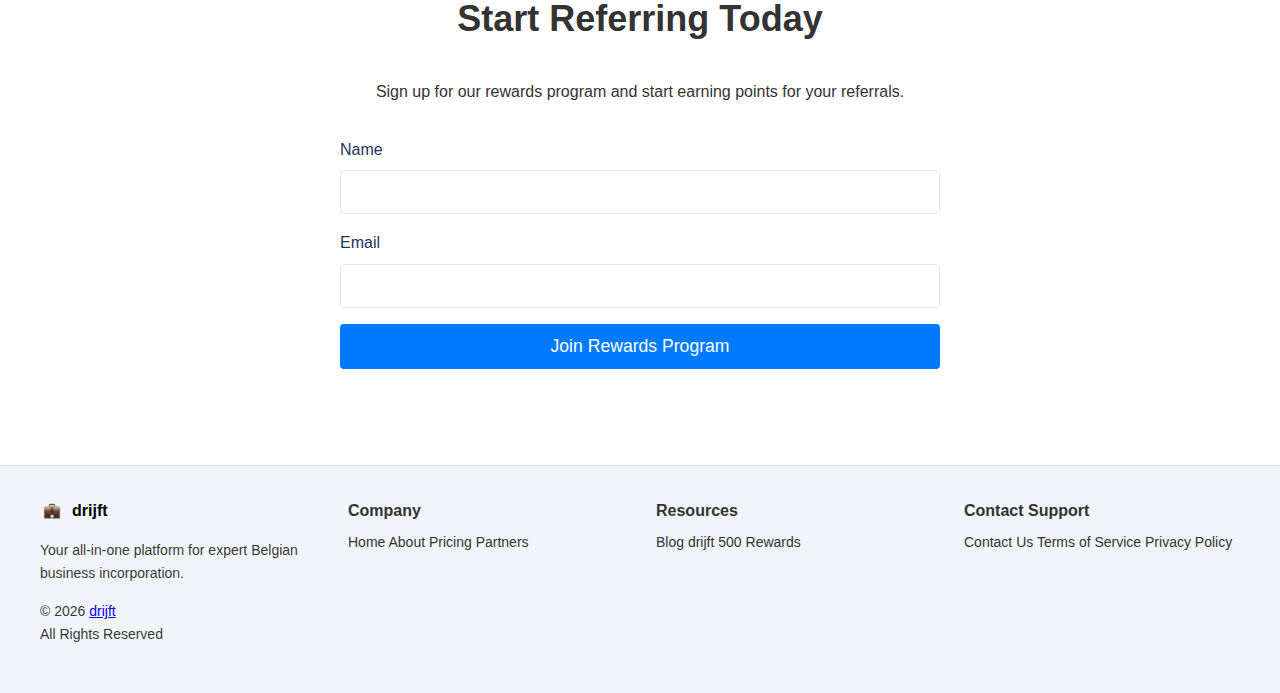
<file: rewards.html>
<!DOCTYPE html>
<html lang="en">
<head>
    <meta charset="UTF-8">
    <meta name="viewport" content="width=device-width, initial-scale=1.0">
    <meta name="description" content="Join drijft's rewards program and earn benefits for referring entrepreneurs to our business incorporation platform.">
    <meta property="og:title" content="drijft Rewards - Referral Program">
    <meta property="og:description" content="Join drijft's rewards program and earn benefits for referring entrepreneurs to our business incorporation platform.">
    <meta property="og:type" content="website">
    <title>drijft Rewards - Referral Program</title>
    <link rel="stylesheet" href="styles.css">
    <style>
        .rewards-hero {
            background: linear-gradient(135deg, #1a365d, #2563eb);
            color: white;
            padding: 4rem 2rem;
            text-align: center;
        }

        .rewards-hero h1 {
            font-size: 3rem;
            margin-bottom: 1.5rem;
            font-weight: 800;
        }

        .rewards-hero p {
            font-size: 1.25rem;
            max-width: 800px;
            margin: 0 auto;
            line-height: 1.7;
        }

        .how-it-works {
            padding: 4rem 2rem;
            background: white;
        }

        .steps-grid {
            max-width: 1200px;
            margin: 2rem auto;
            display: grid;
            grid-template-columns: repeat(auto-fit, minmax(250px, 1fr));
            gap: 2rem;
        }

        .step-card {
            background: white;
            padding: 2rem;
            border-radius: 8px;
            box-shadow: 0 4px 6px rgba(0, 0, 0, 0.1);
            text-align: center;
        }

        .step-number {
            width: 40px;
            height: 40px;
            background: #2563eb;
            color: white;
            border-radius: 50%;
            display: flex;
            align-items: center;
            justify-content: center;
            margin: 0 auto 1rem;
            font-weight: bold;
        }

        .step-card h3 {
            color: #1a365d;
            margin-bottom: 1rem;
        }

        .step-card p {
            color: #4b5563;
            line-height: 1.6;
        }

        .rewards-tiers {
            background: #f8f9fa;
            padding: 4rem 2rem;
        }

        .tiers-grid {
            max-width: 1200px;
            margin: 2rem auto;
            display: grid;
            grid-template-columns: repeat(auto-fit, minmax(300px, 1fr));
            gap: 2rem;
        }

        .tier-card {
            background: white;
            padding: 2rem;
            border-radius: 8px;
            box-shadow: 0 4px 6px rgba(0, 0, 0, 0.1);
            text-align: center;
        }

        .tier-name {
            font-size: 1.5rem;
            color: #1a365d;
            margin-bottom: 1rem;
        }

        .tier-points {
            font-size: 2.5rem;
            color: #2563eb;
            font-weight: bold;
            margin-bottom: 1.5rem;
        }

        .tier-benefits {
            list-style: none;
            padding: 0;
            margin: 0;
            text-align: left;
        }

        .tier-benefits li {
            padding: 0.5rem 0;
            display: flex;
            align-items: center;
            gap: 0.5rem;
            color: #4b5563;
        }

        .tier-benefits li::before {
            content: "✓";
            color: #2563eb;
            font-weight: bold;
        }

        .referral-section {
            padding: 4rem 2rem;
            text-align: center;
        }

        .referral-form {
            max-width: 600px;
            margin: 2rem auto;
            display: grid;
            gap: 1rem;
        }

        .form-group {
            display: grid;
            gap: 0.5rem;
            text-align: left;
        }

        .form-group label {
            font-weight: 500;
            color: #1a365d;
        }

        .form-group input {
            padding: 0.75rem;
            border: 1px solid #e5e7eb;
            border-radius: 4px;
            font-size: 1rem;
        }

        @media (max-width: 768px) {
            .rewards-hero h1 {
                font-size: 2rem;
            }

            .rewards-hero p {
                font-size: 1rem;
            }

            .steps-grid,
            .tiers-grid {
                grid-template-columns: 1fr;
            }
        }
    </style>
</head>
<body>
    <!-- Header Component -->
    <header class="header">
        <div class="header-content">
            <a href="/" class="header-logo">
                <img src="images/logo.webp" alt="drijft logo" width="24" height="24">
                <strong data-i18n="footerTitle">drijft</strong>
            </a>
            <nav class="header-nav">
                <div class="header-links">
                    <a href="/blog" data-i18n="footerBlog">Blog</a>
                    <a href="/pricing" data-i18n="footerPricing">Pricing</a>
                    <a href="/partners" data-i18n="footerPartners">Partners</a>
                </div>
                <div class="language-switcher">
                    <button class="language-btn active" onclick="setLanguage('en')">EN</button>
                    <button class="language-btn" onclick="setLanguage('nl')">NL</button>
                    <button class="language-btn" onclick="setLanguage('fr')">FR</button>
                </div>
            </nav>
        </div>
    </header>

    <section class="rewards-hero">
        <div class="container">
            <h1 data-i18n="rewardsTitle">drijft Rewards Program</h1>
            <p data-i18n="rewardsSubtitle">Earn exclusive rewards and benefits by referring entrepreneurs to our platform. The more successful referrals you make, the more rewards you unlock.</p>
        </div>
    </section>

    <section class="how-it-works">
        <div class="container">
            <h2 data-i18n="howItWorks">How It Works</h2>
            <div class="steps-grid">
                <div class="step-card">
                    <div class="step-number">1</div>
                    <h3 data-i18n="rewardsStep1">Sign Up</h3>
                    <p data-i18n="rewardsStep1Desc">Join our rewards program and get your unique referral code.</p>
                </div>
                <div class="step-card">
                    <div class="step-number">2</div>
                    <h3 data-i18n="rewardsStep2">Share</h3>
                    <p data-i18n="rewardsStep2Desc">Share your referral code with entrepreneurs looking to incorporate in Belgium.</p>
                </div>
                <div class="step-card">
                    <div class="step-number">3</div>
                    <h3 data-i18n="rewardsStep3">Earn</h3>
                    <p data-i18n="rewardsStep3Desc">Earn points for each successful referral and unlock exclusive rewards.</p>
                </div>
            </div>
        </div>
    </section>

    <section class="rewards-tiers">
        <div class="container">
            <h2 data-i18n="rewardsTiers">Rewards Tiers</h2>
            <div class="tiers-grid">
                <div class="tier-card">
                    <div class="tier-name" data-i18n="silverTier">Silver</div>
                    <div class="tier-points">100+</div>
                    <ul class="tier-benefits">
                        <li data-i18n="silverBenefit1">€50 Referral Bonus</li>
                        <li data-i18n="silverBenefit2">Priority Support</li>
                        <li data-i18n="silverBenefit3">Exclusive Newsletter</li>
                    </ul>
                </div>
                <div class="tier-card">
                    <div class="tier-name" data-i18n="goldTier">Gold</div>
                    <div class="tier-points">500+</div>
                    <ul class="tier-benefits">
                        <li data-i18n="goldBenefit1">€100 Referral Bonus</li>
                        <li data-i18n="goldBenefit2">VIP Support</li>
                        <li data-i18n="goldBenefit3">Early Access to Features</li>
                        <li data-i18n="goldBenefit4">Quarterly Strategy Call</li>
                    </ul>
                </div>
                <div class="tier-card">
                    <div class="tier-name" data-i18n="platinumTier">Platinum</div>
                    <div class="tier-points">1000+</div>
                    <ul class="tier-benefits">
                        <li data-i18n="platinumBenefit1">€200 Referral Bonus</li>
                        <li data-i18n="platinumBenefit2">Dedicated Account Manager</li>
                        <li data-i18n="platinumBenefit3">Custom Referral Dashboard</li>
                        <li data-i18n="platinumBenefit4">Annual Partner Event</li>
                        <li data-i18n="platinumBenefit5">Co-marketing Opportunities</li>
                    </ul>
                </div>
            </div>
        </div>
    </section>

    <section class="referral-section">
        <div class="container">
            <h2 data-i18n="startReferring">Start Referring Today</h2>
            <p data-i18n="referralDesc">Sign up for our rewards program and start earning points for your referrals.</p>
            <form class="referral-form">
                <div class="form-group">
                    <label for="name" data-i18n="formName">Name</label>
                    <input type="text" id="name" required>
                </div>
                <div class="form-group">
                    <label for="email" data-i18n="formEmail">Email</label>
                    <input type="email" id="email" required>
                </div>
                <button type="submit" class="cta-button" data-i18n="joinRewards">Join Rewards Program</button>
            </form>
        </div>
    </section>

    <!-- Footer Component -->
    <footer class="footer">
        <div class="footer-content">
            <div class="footer-section">
                <a href="/" class="footer-logo">
                    <img src="images/logo.webp" alt="drijft logo" width="24" height="24">
                    <strong data-i18n="footerTitle">drijft</strong>
                </a>
                <p class="footer-description" data-i18n="footerSubtitle">Your all-in-one platform for expert Belgian business incorporation.</p>
                <p class="footer-copyright">
                    &copy; <span id="current-year"></span> <a href="/" class="link" data-i18n="footerTitle">drijft</a><br>
                    All Rights Reserved
                </p>
            </div>
            <div class="footer-section">
                <div class="footer-title" data-i18n="footerCompany">Company</div>
                <div class="footer-links">
                    <a href="/" class="link" data-i18n="footerHome">Home</a>
                    <a href="/about" class="link" data-i18n="footerAbout">About</a>
                    <a href="/pricing" class="link" data-i18n="footerPricing">Pricing</a>
                    <a href="/partners" class="link" data-i18n="footerPartners">Partners</a>
                </div>
            </div>
            <div class="footer-section">
                <div class="footer-title" data-i18n="footerResources">Resources</div>
                <div class="footer-links">
                    <a href="/blog" class="link" data-i18n="footerBlog">Blog</a>
                    <a href="/drijft500" class="link" data-i18n="footerDrijft500">drijft 500</a>
                    <a href="/rewards" class="link" data-i18n="footerRewards">Rewards</a>
                </div>
            </div>
            <div class="footer-section">
                <div class="footer-title" data-i18n="footerSupport">Support</div>
                <div class="footer-links">
                    <a href="mailto:contact@drijft.be" class="link" data-i18n="footerContactUs">Contact Us</a>
                    <a href="/tos" class="link" data-i18n="footerTerms">Terms of Service</a>
                    <a href="/privacy" class="link" data-i18n="footerPrivacy">Privacy Policy</a>
                </div>
            </div>
        </div>
    </footer>

    <script src="translations.js"></script>
    <script>
        // Set current year in footer
        document.getElementById('current-year').textContent = new Date().getFullYear();

        // Language handling
        let currentLanguage = 'en';

        function setLanguage(lang) {
            currentLanguage = lang;
            document.documentElement.setAttribute('lang', lang);
            
            const languageButtons = document.querySelectorAll('.language-btn');
            languageButtons.forEach(button => {
                if (button.textContent.toLowerCase() === lang.toLowerCase()) {
                    button.classList.add('active');
                } else {
                    button.classList.remove('active');
                }
            });
            
            updateContent();
        }

        function updateContent() {
            const elements = document.querySelectorAll('[data-i18n]');
            elements.forEach(element => {
                const key = element.getAttribute('data-i18n');
                if (translations[currentLanguage][key]) {
                    if (element.tagName === 'INPUT' && element.getAttribute('placeholder')) {
                        element.placeholder = translations[currentLanguage][key];
                    } else {
                        element.textContent = translations[currentLanguage][key];
                    }
                }
            });
        }

        // Initialize language based on browser preference
        document.addEventListener('DOMContentLoaded', () => {
            const browserLang = navigator.language.split('-')[0];
            const supportedLanguages = ['en', 'nl', 'fr'];
            const initialLang = supportedLanguages.includes(browserLang) ? browserLang : 'en';
            setLanguage(initialLang);
        });

        // Handle form submission
        document.querySelector('.referral-form').addEventListener('submit', (e) => {
            e.preventDefault();
            // Add your form submission logic here
            alert('Thank you for joining our rewards program! We will contact you soon.');
        });
    </script>
</body>
</html>
</file>
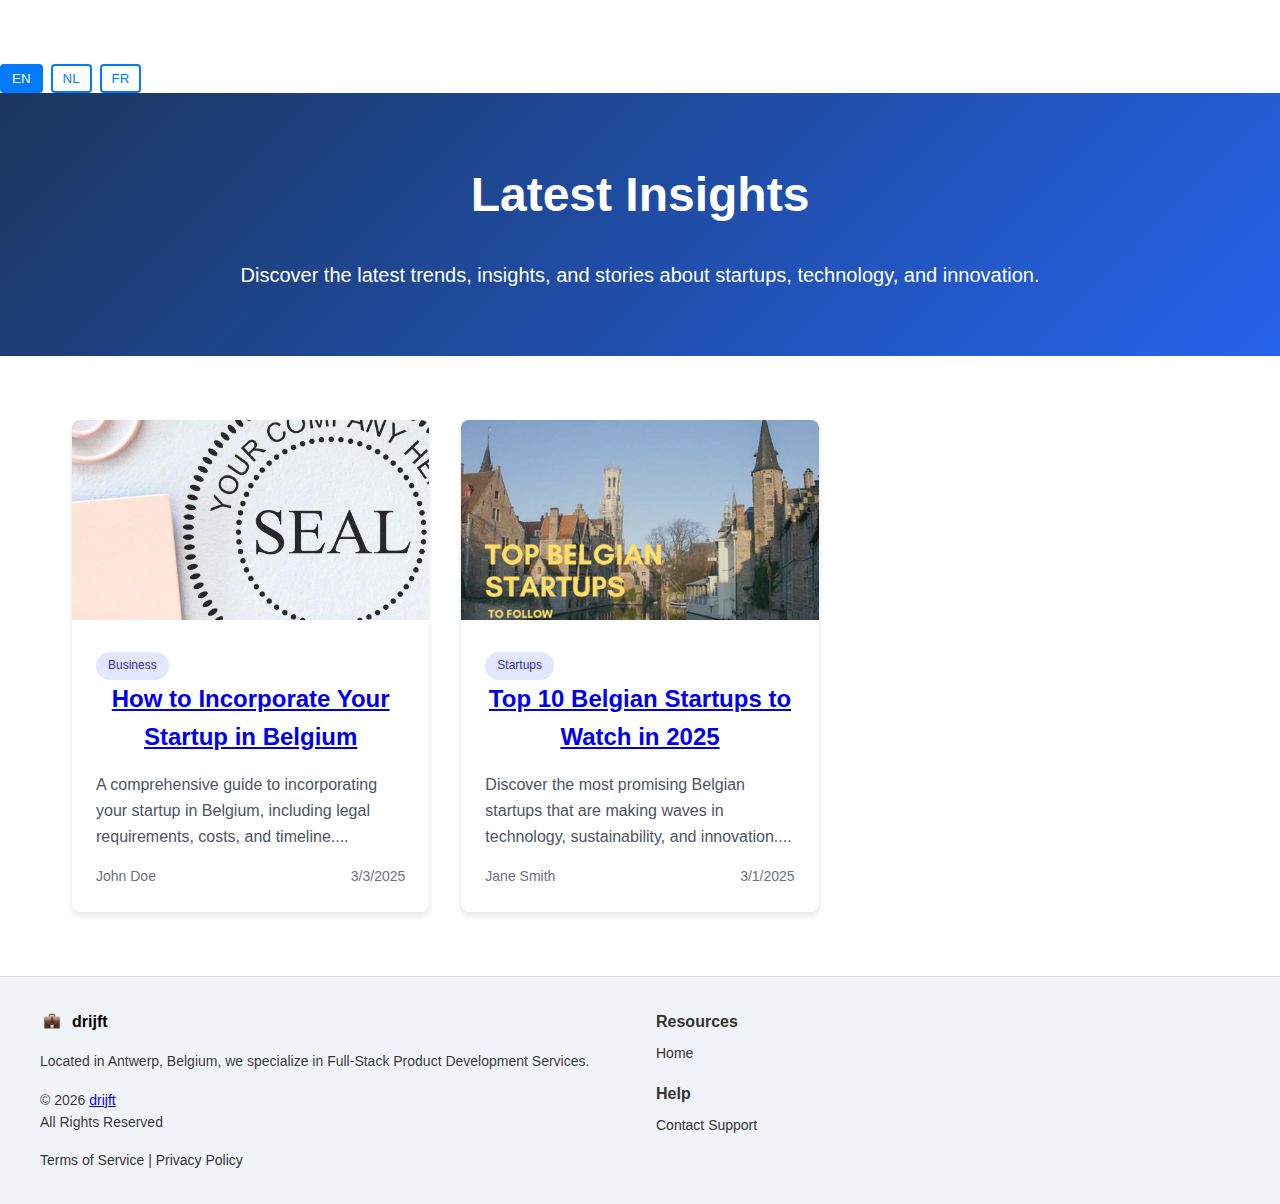
<file: blog/blog-post.html>
<!DOCTYPE html>
<html lang="en">
<head>
    <meta charset="UTF-8">
    <meta name="viewport" content="width=device-width, initial-scale=1.0">
    <!-- Dynamic meta tags will be set by JavaScript -->
    <meta name="description" content="">
    <meta property="og:title" content="">
    <meta property="og:description" content="">
    <meta property="og:type" content="article">
    <meta property="og:url" content="">
    <meta property="og:image" content="">
    <meta property="article:published_time" content="">
    <meta property="article:author" content="">
    <meta property="article:section" content="">
    <meta name="twitter:card" content="summary_large_image">
    
    <title></title>
    <link rel="stylesheet" href="../styles.css">
    <style>
        .blog-post {
            max-width: 800px;
            margin: 4rem auto;
            padding: 0 2rem;
        }

        .blog-header {
            text-align: center;
            margin-bottom: 3rem;
        }

        .blog-header h1 {
            font-size: 3rem;
            margin-bottom: 1.5rem;
            color: #1a365d;
            line-height: 1.2;
        }

        .blog-meta {
            font-size: 1rem;
            color: #6b7280;
            margin-bottom: 2rem;
        }

        .blog-category {
            display: inline-block;
            padding: 0.25rem 0.75rem;
            border-radius: 1rem;
            font-size: 0.875rem;
            font-weight: 500;
            background-color: #e0e7ff;
            color: #3730a3;
            margin-bottom: 1rem;
        }

        .blog-featured-image {
            width: 100%;
            height: auto;
            border-radius: 8px;
            margin-bottom: 2rem;
        }

        .blog-content {
            font-size: 1.125rem;
            line-height: 1.8;
            color: #374151;
        }

        .blog-content p {
            margin-bottom: 1.5rem;
        }

        .blog-content h2 {
            font-size: 2rem;
            color: #1a365d;
            margin: 2.5rem 0 1.5rem;
        }

        .blog-content h3 {
            font-size: 1.5rem;
            color: #1a365d;
            margin: 2rem 0 1rem;
        }

        .blog-content ul, .blog-content ol {
            margin-bottom: 1.5rem;
            padding-left: 1.5rem;
        }

        .blog-content li {
            margin-bottom: 0.5rem;
        }

        .blog-content blockquote {
            border-left: 4px solid #2563eb;
            padding-left: 1.5rem;
            margin: 2rem 0;
            font-style: italic;
            color: #4b5563;
        }

        .blog-content code {
            background-color: #f3f4f6;
            padding: 0.2rem 0.4rem;
            border-radius: 4px;
            font-family: monospace;
        }

        .blog-content pre {
            background-color: #f3f4f6;
            padding: 1.5rem;
            border-radius: 8px;
            overflow-x: auto;
            margin: 2rem 0;
        }

        .blog-content img {
            max-width: 100%;
            height: auto;
            border-radius: 8px;
            margin: 2rem 0;
        }

        .blog-author {
            margin-top: 4rem;
            padding-top: 2rem;
            border-top: 1px solid #e5e7eb;
            display: flex;
            align-items: center;
            gap: 1.5rem;
        }

        .blog-author img {
            width: 64px;
            height: 64px;
            border-radius: 50%;
            object-fit: cover;
        }

        .blog-author-info h3 {
            font-size: 1.25rem;
            color: #1a365d;
            margin-bottom: 0.5rem;
        }

        .blog-author-info p {
            color: #6b7280;
            line-height: 1.6;
        }

        @media (max-width: 768px) {
            .blog-post {
                margin: 2rem auto;
                padding: 0 1rem;
            }

            .blog-header h1 {
                font-size: 2rem;
            }

            .blog-content {
                font-size: 1rem;
            }

            .blog-content h2 {
                font-size: 1.5rem;
            }

            .blog-content h3 {
                font-size: 1.25rem;
            }
        }
    </style>
</head>
<body>
    <!-- Language Switcher -->
    <div class="language-switcher">
        <button class="language-btn active" onclick="setLanguage('en')">EN</button>
        <button class="language-btn" onclick="setLanguage('nl')">NL</button>
        <button class="language-btn" onclick="setLanguage('fr')">FR</button>
    </div>

    <article class="blog-post">
        <header class="blog-header">
            <span class="blog-category" id="blog-category"></span>
            <h1 id="blog-title"></h1>
            <div class="blog-meta">
                <span id="blog-author"></span> • 
                <span id="blog-date"></span>
            </div>
            <img id="blog-image" class="blog-featured-image" src="" alt="">
        </header>

        <div class="blog-content" id="blog-content">
            <!-- Content will be populated by JavaScript -->
        </div>

        <footer class="blog-author">
            <img id="author-image" src="" alt="">
            <div class="blog-author-info">
                <h3 id="author-name"></h3>
                <p id="author-bio"></p>
            </div>
        </footer>
    </article>

    <!-- Footer Component -->
    <footer class="footer">
        <div class="footer-content">
            <div class="footer-section">
                <a href="../index.html" class="footer-logo">
                    <img src="../images/logo.webp" alt="drijft logo" width="24" height="24">
                    <strong data-i18n="footerTitle">drijft</strong>
                </a>
                <p class="footer-description" data-i18n="footerDescription">
                    Located in Antwerp, Belgium, we specialize in Full-Stack Product Development Services.
                </p>
                <p class="footer-copyright">
                    &copy; <span id="current-year"></span> <a href="../index.html" class="link" data-i18n="footerTitle">drijft</a><br>
                    All Rights Reserved
                </p>
                <p class="footer-links">
                    <a href="../tos.html" class="link" data-i18n="footerTerms">Terms of Service</a> |
                    <a href="../privacy.html" class="link" data-i18n="footerPrivacy">Privacy Policy</a>
                </p>
            </div>
            <div class="footer-section">
                <div class="footer-title" data-i18n="footerResources">Resources</div>
                <div class="footer-links">
                    <a href="../index.html" class="link" data-i18n="footerHome">Home</a>
                </div>
                <div class="footer-title" style="margin-top: 1rem;" data-i18n="footerHelp">Help</div>
                <div class="footer-help">
                    <a href="mailto:support@drijft.be" class="link" data-i18n="footerSupport">Contact Support</a>
                </div>
            </div>
        </div>
    </footer>

    <script src="../translations.js"></script>
    <script>
        // Function to get URL parameters
        function getUrlParameter(name) {
            const urlParams = new URLSearchParams(window.location.search);
            return urlParams.get(name);
        }

        // Function to load and display blog post
        async function loadBlogPost() {
            try {
                const postId = getUrlParameter('id');
                if (!postId) {
                    window.location.href = 'index.html';
                    return;
                }

                const response = await fetch('../data/blog-posts.csv');
                const csvText = await response.text();
                
                // Parse CSV
                const rows = csvText.split('\n')
                    .map(row => {
                        const matches = [];
                        let field = '';
                        let inQuotes = false;
                        
                        for (let i = 0; i < row.length; i++) {
                            if (row[i] === '"') {
                                inQuotes = !inQuotes;
                            } else if (row[i] === ',' && !inQuotes) {
                                matches.push(field.trim());
                                field = '';
                            } else {
                                field += row[i];
                            }
                        }
                        matches.push(field.trim());
                        return matches;
                    })
                    .filter(row => row.length > 1);

                const headers = rows[0];
                const posts = rows.slice(1);
                
                // Find the post with matching ID
                const post = posts.find(p => p[6] === postId);
                if (!post) {
                    window.location.href = 'index.html';
                    return;
                }

                // Update page content
                document.title = `${post[0]} - drijft Blog`;
                document.querySelector('meta[name="description"]').content = post[1].substring(0, 160);
                document.querySelector('meta[property="og:title"]').content = post[0];
                document.querySelector('meta[property="og:description"]').content = post[1].substring(0, 160);
                document.querySelector('meta[property="og:url"]').content = `https://drijft.be/blog/blog-post.html?id=${post[6]}`;
                document.querySelector('meta[property="og:image"]').content = post[4];
                document.querySelector('meta[property="article:published_time"]').content = post[5];
                document.querySelector('meta[property="article:author"]').content = post[3];
                document.querySelector('meta[property="article:section"]').content = post[2];

                document.getElementById('blog-category').textContent = post[2];
                document.getElementById('blog-title').textContent = post[0];
                document.getElementById('blog-author').textContent = post[3];
                document.getElementById('blog-date').textContent = new Date(post[5]).toLocaleDateString();
                document.getElementById('blog-image').src = post[4];
                document.getElementById('blog-image').alt = post[0];
                document.getElementById('blog-content').innerHTML = post[7]; // Assuming post[7] contains the HTML content

                // Update author section
                document.getElementById('author-image').src = post[8]; // Assuming post[8] contains author image URL
                document.getElementById('author-name').textContent = post[3];
                document.getElementById('author-bio').textContent = post[9]; // Assuming post[9] contains author bio

                // Update translations
                updateContent();
            } catch (error) {
                console.error('Error loading blog post:', error);
                window.location.href = 'index.html';
            }
        }

        // Set current year in footer
        document.getElementById('current-year').textContent = new Date().getFullYear();

        // Load blog post when page loads
        document.addEventListener('DOMContentLoaded', loadBlogPost);

        // Language handling
        let currentLanguage = 'en';

        function setLanguage(lang) {
            currentLanguage = lang;
            document.documentElement.setAttribute('lang', lang);
            
            const languageButtons = document.querySelectorAll('.language-btn');
            languageButtons.forEach(button => {
                if (button.textContent.toLowerCase() === lang.toLowerCase()) {
                    button.classList.add('active');
                } else {
                    button.classList.remove('active');
                }
            });
            
            updateContent();
        }

        function updateContent() {
            const elements = document.querySelectorAll('[data-i18n]');
            elements.forEach(element => {
                const key = element.getAttribute('data-i18n');
                if (translations[currentLanguage][key]) {
                    if (element.tagName === 'INPUT' && element.getAttribute('placeholder')) {
                        element.placeholder = translations[currentLanguage][key];
                    } else {
                        element.textContent = translations[currentLanguage][key];
                    }
                }
            });
        }

        // Initialize language based on browser preference
        document.addEventListener('DOMContentLoaded', () => {
            const browserLang = navigator.language.split('-')[0];
            const supportedLanguages = ['en', 'nl', 'fr'];
            const initialLang = supportedLanguages.includes(browserLang) ? browserLang : 'en';
            setLanguage(initialLang);
        });
    </script>
</body>
</html>
</file>
<file: styles.css>
/* Reset and Base Styles */
* {
    margin: 0;
    padding: 0;
    box-sizing: border-box;
}

:root {
    --primary-color: #2563eb;
    --secondary-color: #1e40af;
    --text-color: #1f2937;
    --light-bg: #f3f4f6;
    --white: #ffffff;
    --max-width: 1200px;
}

body {
    font-family: -apple-system, BlinkMacSystemFont, 'Segoe UI', Roboto, Oxygen, Ubuntu, Cantarell, 'Open Sans', 'Helvetica Neue', sans-serif;
    line-height: 1.6;
    color: #333;
    padding-top: 4rem;
}

.container {
    max-width: 1200px;
    margin: 0 auto;
    padding: 0 20px;
}

/* Typography */
h1 {
    font-size: 2.5rem;
    margin-bottom: 20px;
}

h2 {
    font-size: 2.25rem;
    margin-bottom: 2rem;
    text-align: center;
}

h3 {
    font-size: 1.5rem;
    margin-bottom: 1rem;
}

/* Hero Section */
.hero {
    background: linear-gradient(135deg, #007bff, #00bfff);
    color: white;
    padding: 100px 0;
    text-align: center;
}

.hero h1 {
    font-size: 2.5rem;
    margin-bottom: 20px;
}

.hero p {
    font-size: 1.2rem;
    margin-bottom: 30px;
}

/* Buttons */
.cta-button {
    background: #007bff;
    color: white;
    border: none;
    padding: 12px 30px;
    border-radius: 4px;
    font-size: 1.1rem;
    cursor: pointer;
    transition: background 0.3s ease;
}

.cta-button:hover {
    background: #0056b3;
}

/* Benefits Section */
.benefits {
    padding: 80px 0;
    background: #f8f9fa;
}

.benefits-grid {
    display: grid;
    grid-template-columns: repeat(auto-fit, minmax(250px, 1fr));
    gap: 30px;
    margin-top: 40px;
}

.benefit-card {
    background: white;
    padding: 30px;
    border-radius: 8px;
    box-shadow: 0 2px 15px rgba(0, 0, 0, 0.1);
    text-align: center;
}

.benefit-card img {
    width: 64px;
    height: 64px;
    margin-bottom: 1rem;
}

/* How It Works Section */
.how-it-works {
    padding: 80px 0;
}

.steps {
    display: grid;
    grid-template-columns: repeat(auto-fit, minmax(200px, 1fr));
    gap: 30px;
    margin-top: 40px;
}

.step {
    text-align: center;
    padding: 20px;
}

.step-number {
    background-color: var(--primary-color);
    color: var(--white);
    width: 40px;
    height: 40px;
    border-radius: 50%;
    display: flex;
    align-items: center;
    justify-content: center;
    margin: 0 auto 1rem;
    font-weight: bold;
}

/* Trust Signals Section */
.trust-signals {
    background: #f8f9fa;
    padding: 60px 0;
}

.partner-logos {
    display: flex;
    justify-content: center;
    align-items: center;
    gap: 40px;
    margin-top: 30px;
}

.partner-logos img {
    height: 40px;
    opacity: 0.7;
    transition: opacity 0.2s ease;
}

.partner-logos img:hover {
    opacity: 1;
}

/* FAQ Section */
.faq {
    padding: 80px 0;
}

.faq-grid {
    display: grid;
    grid-template-columns: repeat(auto-fit, minmax(300px, 1fr));
    gap: 30px;
    margin-top: 40px;
}

.faq-item {
    background: white;
    padding: 30px;
    border-radius: 8px;
    box-shadow: 0 2px 15px rgba(0, 0, 0, 0.1);
}

/* Footer Styles */
.footer {
    background-color: #f1f5f9;
    border-top: 1px solid rgba(0, 0, 0, 0.1);
    padding: 2rem;
}

.footer-content {
    max-width: 1200px;
    margin: 0 auto;
    display: flex;
    flex-wrap: wrap;
    justify-content: space-between;
    gap: 2rem;
}

.footer-section {
    flex: 1;
    min-width: 200px;
}

.footer-logo {
    display: flex;
    align-items: center;
    gap: 0.5rem;
    margin-bottom: 1rem;
    text-decoration: none;
}

.footer-logo strong {
    color: #000;
    text-decoration: none;
}

.footer-description {
    font-size: 0.875rem;
    color: rgba(0, 0, 0, 0.8);
    margin-bottom: 1rem;
}

.footer-title {
    font-weight: 700;
    margin-bottom: 0.5rem;
}

.footer-help {
    font-size: 0.875rem;
}

.footer-copyright {
    font-size: 0.875rem;
    color: rgba(0, 0, 0, 0.8);
    margin-bottom: 1rem;
}

.footer-links {
    font-size: 0.875rem;
}

.footer-links .link,
.footer-help .link {
    color: inherit;
    text-decoration: none;
}

.footer-links .link:hover,
.footer-help .link:hover {
    text-decoration: underline;
}

/* Modal */
.modal {
    display: none;
    position: fixed;
    top: 0;
    left: 0;
    width: 100%;
    height: 100%;
    background: rgba(0, 0, 0, 0.5);
    z-index: 1000;
}

.modal-content {
    background: white;
    padding: 30px;
    border-radius: 8px;
    max-width: 700px;
    margin: 80px auto;
    position: relative;
}

.close-modal {
    position: absolute;
    top: 20px;
    right: 20px;
    font-size: 24px;
    cursor: pointer;
}

.email-link {
    color: var(--primary-color);
    text-decoration: none;
    font-weight: 500;
    transition: color 0.2s ease;
}

.email-link:hover {
    color: var(--secondary-color);
    text-decoration: underline;
}

/* Form Styles */
form {
    display: flex;
    flex-direction: column;
    gap: 20px;
}

input[type="email"] {
    padding: 12px;
    border: 1px solid #ddd;
    border-radius: 4px;
    font-size: 1rem;
}

/* Language Switcher */
.language-switcher {
    position: static;
    display: flex;
    gap: 0.5rem;
}

.language-btn {
    background: none;
    border: 2px solid #007bff;
    color: #007bff;
    padding: 5px 10px;
    border-radius: 4px;
    cursor: pointer;
    font-weight: 500;
    transition: all 0.3s ease;
}

.language-btn:hover {
    background: #007bff;
    color: white;
}

.language-btn.active {
    background: #007bff;
    color: white;
}

/* Header Styles */
.header {
    position: fixed;
    top: 0;
    left: 0;
    right: 0;
    background: white;
    box-shadow: 0 2px 4px rgba(0, 0, 0, 0.1);
    z-index: 1000;
    padding: 1rem 2rem;
}

.header-content {
    max-width: 1200px;
    margin: 0 auto;
    display: flex;
    justify-content: space-between;
    align-items: center;
}

.header-logo {
    display: flex;
    align-items: center;
    gap: 0.5rem;
    text-decoration: none;
    color: inherit;
}

.header-logo img {
    width: 24px;
    height: 24px;
}

.header-logo strong {
    font-size: 1.25rem;
}

.header-nav {
    display: flex;
    align-items: center;
    gap: 2rem;
}

.header-links {
    display: flex;
    gap: 1.5rem;
    align-items: center;
}

.header-links a {
    text-decoration: none;
    color: #4b5563;
    font-weight: 500;
    transition: color 0.2s;
}

.header-links a:hover {
    color: #2563eb;
}

/* Responsive Design */
@media (max-width: 768px) {
    .hero h1 {
        font-size: 2rem;
    }
    
    .footer-content {
        flex-direction: column;
        text-align: center;
        gap: 20px;
    }
    
    .partner-logos {
        flex-direction: column;
    }

    .header {
        padding: 1rem;
    }

    .header-nav {
        gap: 1rem;
    }

    .header-links {
        gap: 1rem;
    }
}
</file>
